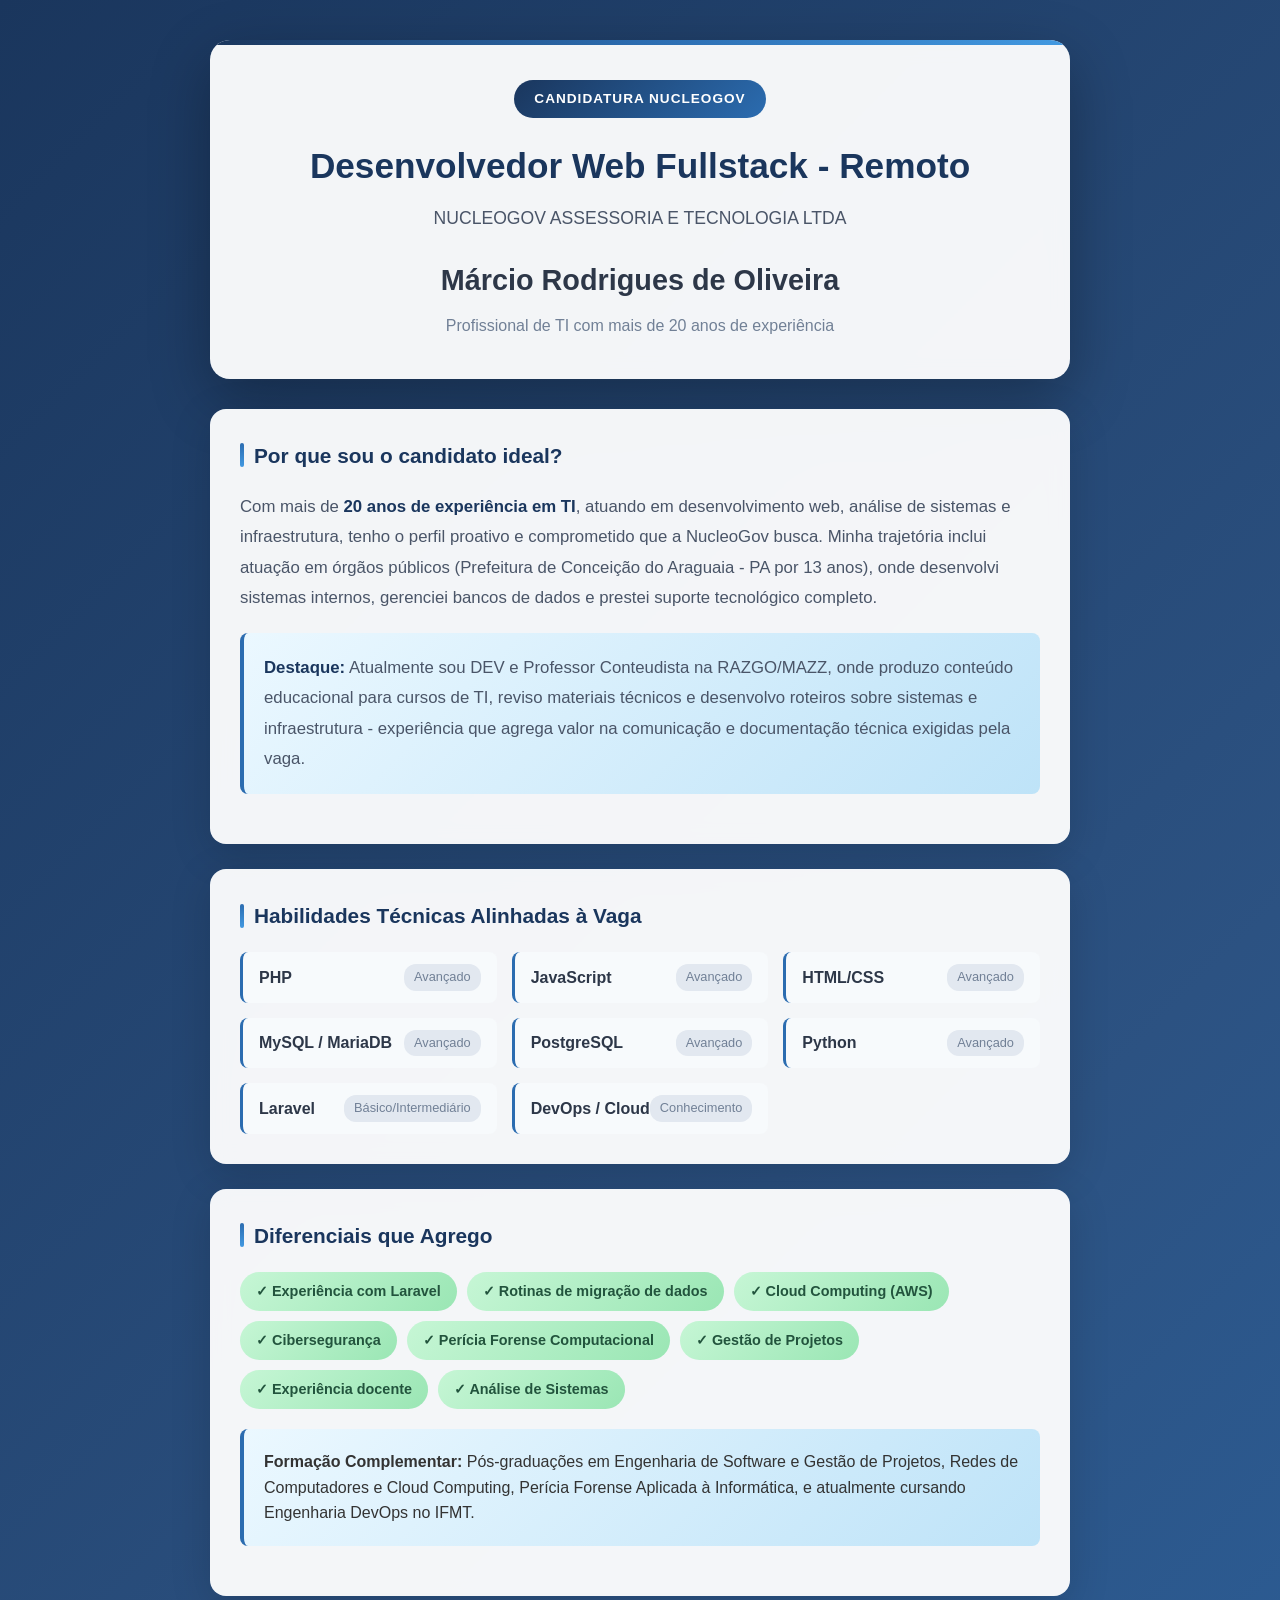
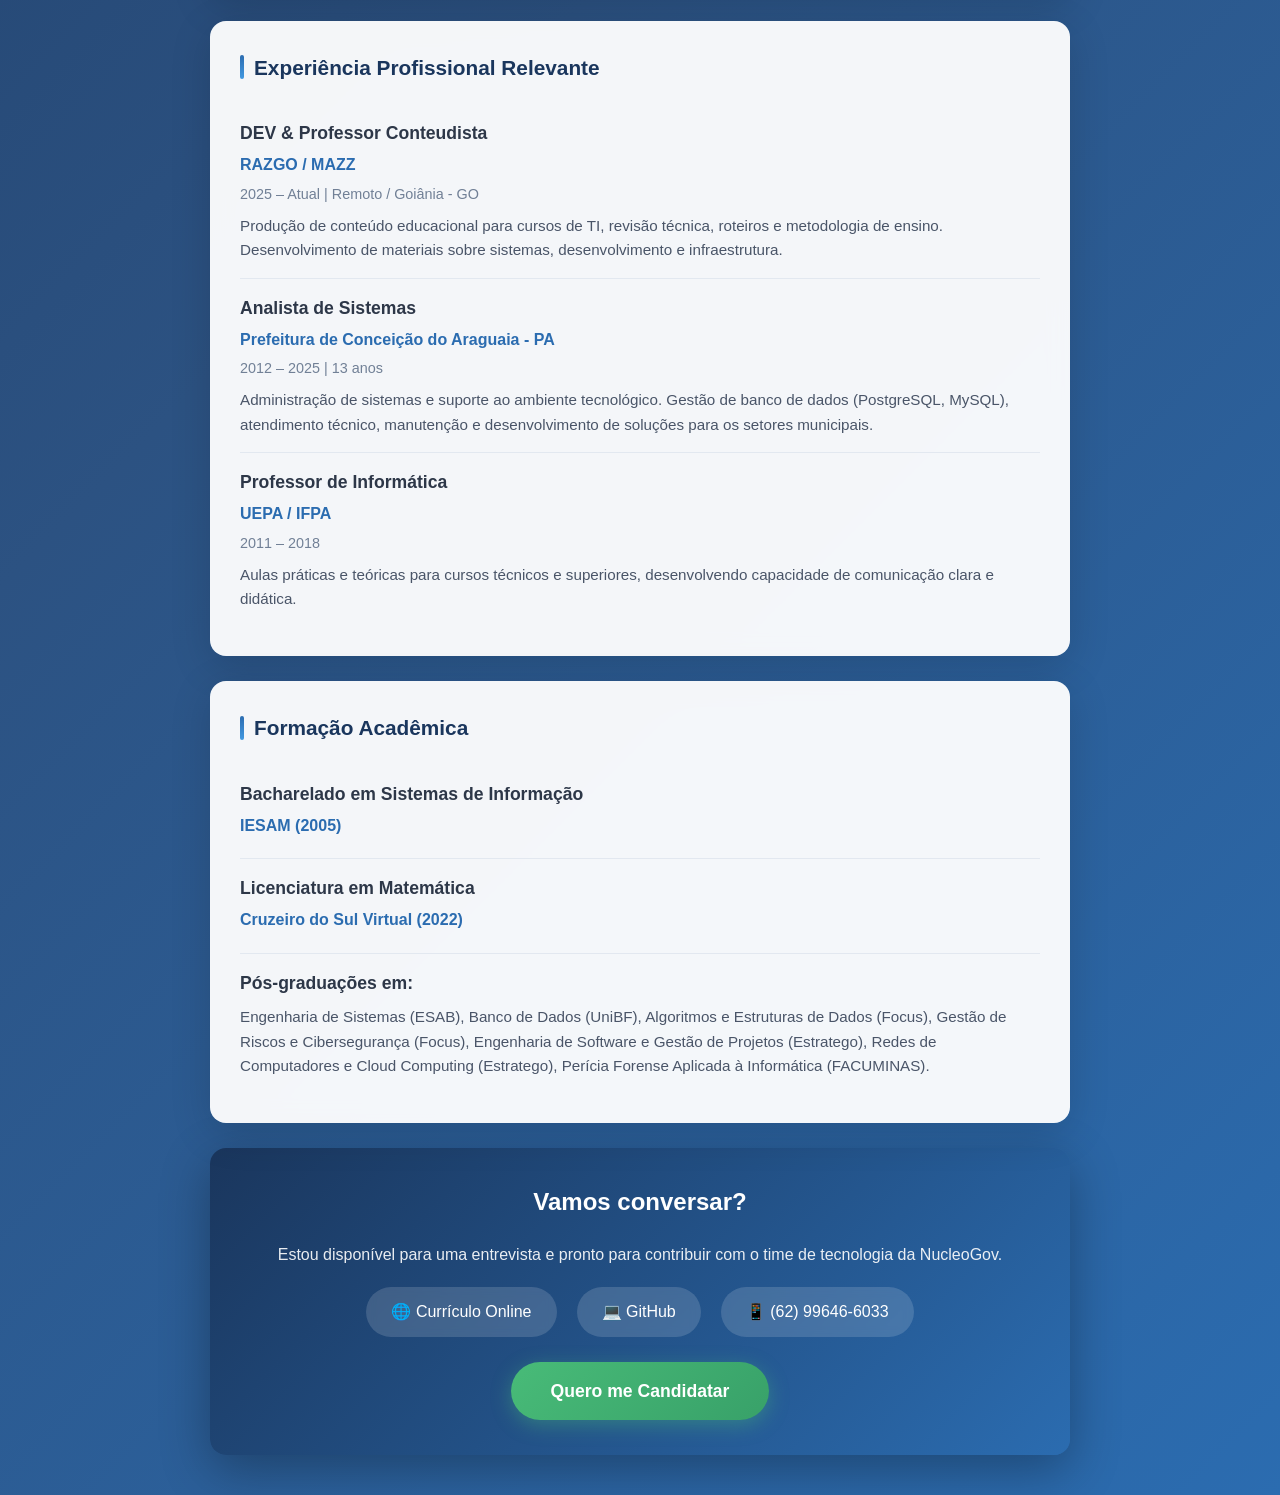
<file: nucleogov.html>
<!DOCTYPE html>
<html lang="pt-BR">
<head>
    <meta charset="UTF-8">
    <meta name="viewport" content="width=device-width, initial-scale=1.0">
    <title>Márcio Rodrigues de Oliveira - Candidatura Desenvolvedor Web Fullstack | NucleoGov</title>
    <style>
        * {
            margin: 0;
            padding: 0;
            box-sizing: border-box;
        }

        body {
            font-family: 'Segoe UI', Tahoma, Geneva, Verdana, sans-serif;
            background: linear-gradient(135deg, #1a365d 0%, #2c5282 50%, #2b6cb0 100%);
            min-height: 100vh;
            color: #333;
            line-height: 1.6;
        }

        .container {
            max-width: 900px;
            margin: 0 auto;
            padding: 40px 20px;
        }

        .header {
            background: rgba(255, 255, 255, 0.95);
            backdrop-filter: blur(10px);
            border-radius: 20px;
            padding: 40px;
            margin-bottom: 30px;
            box-shadow: 0 20px 60px rgba(0, 0, 0, 0.3);
            text-align: center;
            position: relative;
            overflow: hidden;
        }

        .header::before {
            content: '';
            position: absolute;
            top: 0;
            left: 0;
            right: 0;
            height: 5px;
            background: linear-gradient(90deg, #1a365d, #2b6cb0, #4299e1);
        }

        .company-badge {
            display: inline-block;
            background: linear-gradient(135deg, #1a365d, #2b6cb0);
            color: white;
            padding: 8px 20px;
            border-radius: 30px;
            font-size: 0.85rem;
            font-weight: 600;
            margin-bottom: 20px;
            text-transform: uppercase;
            letter-spacing: 1px;
        }

        h1 {
            color: #1a365d;
            font-size: 2.2rem;
            margin-bottom: 10px;
            font-weight: 700;
        }

        .subtitle {
            color: #4a5568;
            font-size: 1.1rem;
            margin-bottom: 25px;
        }

        .candidate-name {
            font-size: 1.8rem;
            color: #2d3748;
            font-weight: 600;
            margin-top: 20px;
        }

        .card {
            background: rgba(255, 255, 255, 0.95);
            backdrop-filter: blur(10px);
            border-radius: 16px;
            padding: 30px;
            margin-bottom: 25px;
            box-shadow: 0 10px 40px rgba(0, 0, 0, 0.15);
            transition: transform 0.3s ease, box-shadow 0.3s ease;
        }

        .card:hover {
            transform: translateY(-5px);
            box-shadow: 0 15px 50px rgba(0, 0, 0, 0.2);
        }

        .card-title {
            color: #1a365d;
            font-size: 1.3rem;
            font-weight: 700;
            margin-bottom: 20px;
            display: flex;
            align-items: center;
            gap: 10px;
        }

        .card-title::before {
            content: '';
            width: 4px;
            height: 24px;
            background: linear-gradient(180deg, #2b6cb0, #4299e1);
            border-radius: 2px;
        }

        .highlight-box {
            background: linear-gradient(135deg, #ebf8ff 0%, #bee3f8 100%);
            border-left: 4px solid #2b6cb0;
            padding: 20px;
            border-radius: 8px;
            margin: 20px 0;
        }

        .skills-grid {
            display: grid;
            grid-template-columns: repeat(auto-fit, minmax(200px, 1fr));
            gap: 15px;
            margin-top: 15px;
        }

        .skill-item {
            background: #f7fafc;
            padding: 12px 16px;
            border-radius: 8px;
            border-left: 3px solid #2b6cb0;
            display: flex;
            justify-content: space-between;
            align-items: center;
        }

        .skill-name {
            font-weight: 600;
            color: #2d3748;
        }

        .skill-level {
            font-size: 0.8rem;
            color: #718096;
            background: #e2e8f0;
            padding: 3px 10px;
            border-radius: 12px;
        }

        .experience-item {
            padding: 15px 0;
            border-bottom: 1px solid #e2e8f0;
        }

        .experience-item:last-child {
            border-bottom: none;
        }

        .exp-title {
            font-weight: 700;
            color: #2d3748;
            font-size: 1.1rem;
        }

        .exp-company {
            color: #2b6cb0;
            font-weight: 600;
            margin: 5px 0;
        }

        .exp-period {
            color: #718096;
            font-size: 0.9rem;
        }

        .exp-desc {
            color: #4a5568;
            margin-top: 8px;
            font-size: 0.95rem;
        }

        .contact-section {
            background: linear-gradient(135deg, #1a365d 0%, #2b6cb0 100%);
            color: white;
            border-radius: 16px;
            padding: 35px;
            text-align: center;
            box-shadow: 0 15px 50px rgba(0, 0, 0, 0.3);
        }

        .contact-title {
            font-size: 1.5rem;
            margin-bottom: 20px;
            font-weight: 600;
        }

        .contact-grid {
            display: flex;
            justify-content: center;
            flex-wrap: wrap;
            gap: 20px;
            margin-top: 20px;
        }

        .contact-item {
            background: rgba(255, 255, 255, 0.15);
            padding: 12px 25px;
            border-radius: 30px;
            backdrop-filter: blur(5px);
            transition: all 0.3s ease;
        }

        .contact-item:hover {
            background: rgba(255, 255, 255, 0.25);
            transform: scale(1.05);
        }

        .contact-item a {
            color: white;
            text-decoration: none;
            font-weight: 500;
        }

        .cta-button {
            display: inline-block;
            background: linear-gradient(135deg, #48bb78 0%, #38a169 100%);
            color: white;
            padding: 15px 40px;
            border-radius: 30px;
            text-decoration: none;
            font-weight: 700;
            font-size: 1.1rem;
            margin-top: 25px;
            box-shadow: 0 5px 20px rgba(72, 187, 120, 0.4);
            transition: all 0.3s ease;
        }

        .cta-button:hover {
            transform: translateY(-3px);
            box-shadow: 0 8px 30px rgba(72, 187, 120, 0.5);
        }

        .differentials {
            display: flex;
            flex-wrap: wrap;
            gap: 10px;
            margin-top: 15px;
        }

        .diff-tag {
            background: linear-gradient(135deg, #c6f6d5 0%, #9ae6b4 100%);
            color: #22543d;
            padding: 8px 16px;
            border-radius: 20px;
            font-size: 0.9rem;
            font-weight: 600;
        }

        .motivation-text {
            font-size: 1.05rem;
            line-height: 1.8;
            color: #4a5568;
        }

        .motivation-text strong {
            color: #1a365d;
        }

        @media (max-width: 600px) {
            h1 {
                font-size: 1.6rem;
            }

            .candidate-name {
                font-size: 1.4rem;
            }

            .card {
                padding: 20px;
            }
        }
    </style>
</head>
<body>
    <div class="container">
        <!-- Header Section -->
        <div class="header">
            <div class="company-badge">Candidatura NucleoGov</div>
            <h1>Desenvolvedor Web Fullstack - Remoto</h1>
            <p class="subtitle">NUCLEOGOV ASSESSORIA E TECNOLOGIA LTDA</p>
            <div class="candidate-name">Márcio Rodrigues de Oliveira</div>
            <p style="color: #718096; margin-top: 10px;">Profissional de TI com mais de 20 anos de experiência</p>
        </div>

        <!-- Why Me Section -->
        <div class="card">
            <h2 class="card-title">Por que sou o candidato ideal?</h2>
            <div class="motivation-text">
                <p>Com mais de <strong>20 anos de experiência em TI</strong>, atuando em desenvolvimento web, análise de sistemas e infraestrutura, tenho o perfil proativo e comprometido que a NucleoGov busca. Minha trajetória inclui atuação em órgãos públicos (Prefeitura de Conceição do Araguaia - PA por 13 anos), onde desenvolvi sistemas internos, gerenciei bancos de dados e prestei suporte tecnológico completo.</p>

                <div class="highlight-box">
                    <p><strong>Destaque:</strong> Atualmente sou DEV e Professor Conteudista na RAZGO/MAZZ, onde produzo conteúdo educacional para cursos de TI, reviso materiais técnicos e desenvolvo roteiros sobre sistemas e infraestrutura - experiência que agrega valor na comunicação e documentação técnica exigidas pela vaga.</p>
                </div>
            </div>
        </div>

        <!-- Technical Skills -->
        <div class="card">
            <h2 class="card-title">Habilidades Técnicas Alinhadas à Vaga</h2>
            <div class="skills-grid">
                <div class="skill-item">
                    <span class="skill-name">PHP</span>
                    <span class="skill-level">Avançado</span>
                </div>
                <div class="skill-item">
                    <span class="skill-name">JavaScript</span>
                    <span class="skill-level">Avançado</span>
                </div>
                <div class="skill-item">
                    <span class="skill-name">HTML/CSS</span>
                    <span class="skill-level">Avançado</span>
                </div>
                <div class="skill-item">
                    <span class="skill-name">MySQL / MariaDB</span>
                    <span class="skill-level">Avançado</span>
                </div>
                <div class="skill-item">
                    <span class="skill-name">PostgreSQL</span>
                    <span class="skill-level">Avançado</span>
                </div>
                <div class="skill-item">
                    <span class="skill-name">Python</span>
                    <span class="skill-level">Avançado</span>
                </div>
                <div class="skill-item">
                    <span class="skill-name">Laravel</span>
                    <span class="skill-level">Básico/Intermediário</span>
                </div>
                <div class="skill-item">
                    <span class="skill-name">DevOps / Cloud</span>
                    <span class="skill-level">Conhecimento</span>
                </div>
            </div>
        </div>

        <!-- Differentials -->
        <div class="card">
            <h2 class="card-title">Diferenciais que Agrego</h2>
            <div class="differentials">
                <span class="diff-tag">✓ Experiência com Laravel</span>
                <span class="diff-tag">✓ Rotinas de migração de dados</span>
                <span class="diff-tag">✓ Cloud Computing (AWS)</span>
                <span class="diff-tag">✓ Cibersegurança</span>
                <span class="diff-tag">✓ Perícia Forense Computacional</span>
                <span class="diff-tag">✓ Gestão de Projetos</span>
                <span class="diff-tag">✓ Experiência docente</span>
                <span class="diff-tag">✓ Análise de Sistemas</span>
            </div>

            <div class="highlight-box" style="margin-top: 20px;">
                <p><strong>Formação Complementar:</strong> Pós-graduações em Engenharia de Software e Gestão de Projetos, Redes de Computadores e Cloud Computing, Perícia Forense Aplicada à Informática, e atualmente cursando Engenharia DevOps no IFMT.</p>
            </div>
        </div>

        <!-- Professional Experience -->
        <div class="card">
            <h2 class="card-title">Experiência Profissional Relevante</h2>

            <div class="experience-item">
                <div class="exp-title">DEV & Professor Conteudista</div>
                <div class="exp-company">RAZGO / MAZZ</div>
                <div class="exp-period">2025 – Atual | Remoto / Goiânia - GO</div>
                <div class="exp-desc">Produção de conteúdo educacional para cursos de TI, revisão técnica, roteiros e metodologia de ensino. Desenvolvimento de materiais sobre sistemas, desenvolvimento e infraestrutura.</div>
            </div>

            <div class="experience-item">
                <div class="exp-title">Analista de Sistemas</div>
                <div class="exp-company">Prefeitura de Conceição do Araguaia - PA</div>
                <div class="exp-period">2012 – 2025 | 13 anos</div>
                <div class="exp-desc">Administração de sistemas e suporte ao ambiente tecnológico. Gestão de banco de dados (PostgreSQL, MySQL), atendimento técnico, manutenção e desenvolvimento de soluções para os setores municipais.</div>
            </div>

            <div class="experience-item">
                <div class="exp-title">Professor de Informática</div>
                <div class="exp-company">UEPA / IFPA</div>
                <div class="exp-period">2011 – 2018</div>
                <div class="exp-desc">Aulas práticas e teóricas para cursos técnicos e superiores, desenvolvendo capacidade de comunicação clara e didática.</div>
            </div>
        </div>

        <!-- Academic Background -->
        <div class="card">
            <h2 class="card-title">Formação Acadêmica</h2>
            <div class="experience-item">
                <div class="exp-title">Bacharelado em Sistemas de Informação</div>
                <div class="exp-company">IESAM (2005)</div>
            </div>
            <div class="experience-item">
                <div class="exp-title">Licenciatura em Matemática</div>
                <div class="exp-company">Cruzeiro do Sul Virtual (2022)</div>
            </div>
            <div class="experience-item">
                <div class="exp-title">Pós-graduações em:</div>
                <div class="exp-desc">Engenharia de Sistemas (ESAB), Banco de Dados (UniBF), Algoritmos e Estruturas de Dados (Focus), Gestão de Riscos e Cibersegurança (Focus), Engenharia de Software e Gestão de Projetos (Estratego), Redes de Computadores e Cloud Computing (Estratego), Perícia Forense Aplicada à Informática (FACUMINAS).</div>
            </div>
        </div>

        <!-- Contact Section -->
        <div class="contact-section">
            <h2 class="contact-title">Vamos conversar?</h2>
            <p style="opacity: 0.9; margin-bottom: 10px;">Estou disponível para uma entrevista e pronto para contribuir com o time de tecnologia da NucleoGov.</p>

            <div class="contact-grid">
                <div class="contact-item">
                    <a href="https://razgo.com.br/marcio.html" target="_blank">🌐 Currículo Online</a>
                </div>
                <div class="contact-item">
                    <a href="https://github.com/marcio-dev-fullstack" target="_blank">💻 GitHub</a>
                </div>
                <div class="contact-item">
                    <a href="https://wa.me/5562996466033" target="_blank">📱 (62) 99646-6033</a>
                </div>
            </div>

            <a href="https://wa.me/5562996466033" class="cta-button">Quero me Candidatar</a>
        </div>
    </div>
</body>
</html>
</file>
